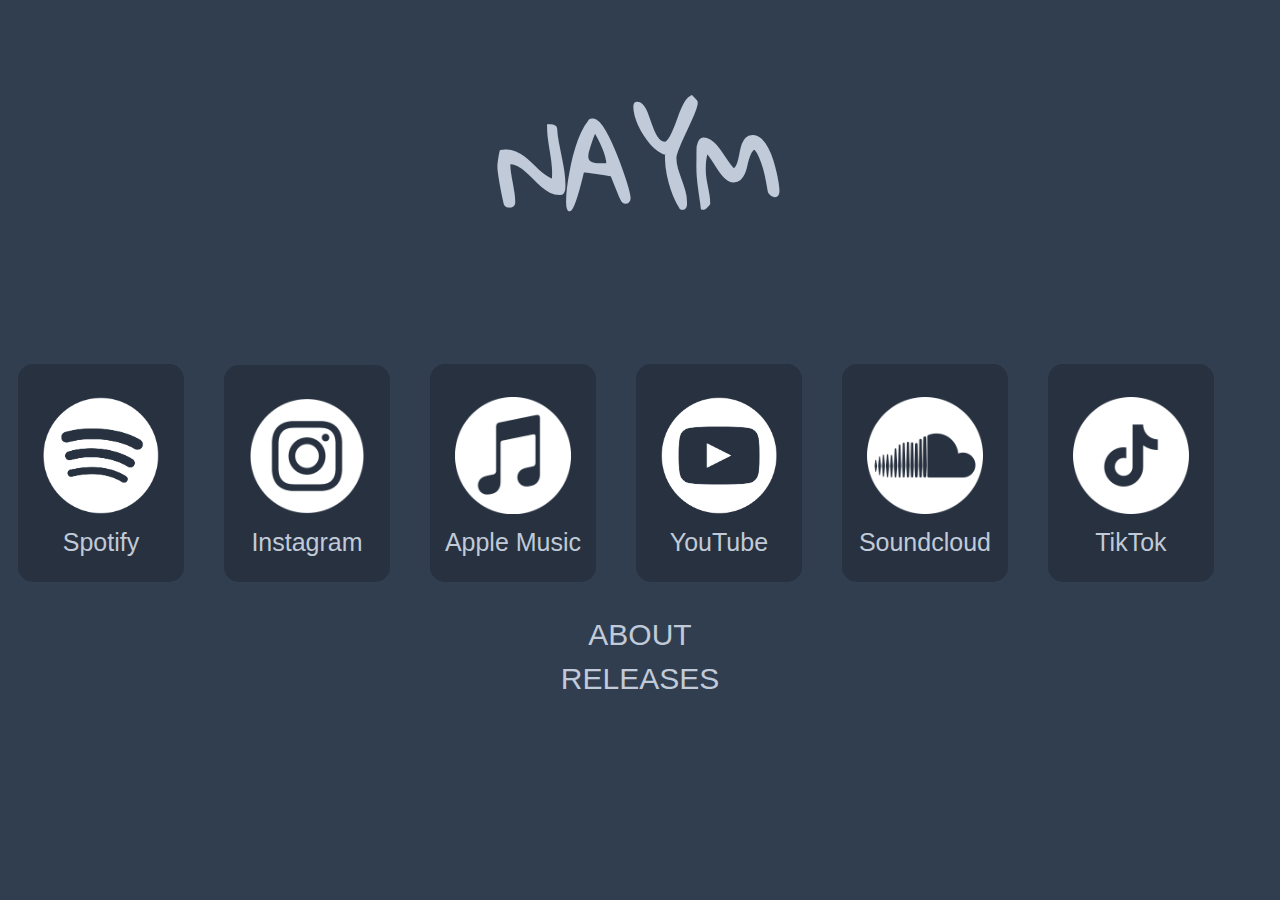
<file: index.html>
<!DOCTYPE html>
<html lang="en">
<head>
    <meta charset="UTF-8">
    <meta name="viewport" content="width=device-width, initial-scale=1.0">
    <title>NAYM</title>
    <link href="styles.css" rel="stylesheet">
    <link href="https://fonts.googleapis.com/css2?family=Delicious+Handrawn&family=Gloria+Hallelujah&display=swap" rel="stylesheet">

</head>
<body>
        <h1>NAYM</h1>
            <a href="https://open.spotify.com/intl-de/artist/1FVe6ZI0XiRnwRzylggPtc?%20si=0PzCQrknQh-gvvNBNFv-YQ"><div><img src="spotify_4096_black.png" alt="Spotify">Spotify </div></a>
            <a href="https://www.instagram.com/naym.official/?utm_source=qr"><div><img src="insta.png" alt="Instagram">Instagram</div></a>
            <a href="https://music.apple.com/de/artist/naym/1704852591"><div><img src="apple_music_logo_icon_145488.png" alt="Apple Music">Apple Music</div></a>
            <a href="https://www.youtube.com/@NAYMofficial"><div><img src="youtube.png" alt="YouTube">YouTube</div></a>
            <a href="https://soundcloud.com/naym-402440767?ref=clipboard&p=i&c=1&si=B7EB813E94BA43619EC4B3AF19DCA327&utm_source=clipboard&utm_medium=text&utm_campaign=social_sharing"><div><img src="soundcloud.png" alt="Soundcloud">Soundcloud</div></a>
            <a href="https://www.tiktok.com/@naym.official?%20_t=8gzZeWsKekT&_r=1"><div><img src="tiktok.webp" alt="TikTok">TikTok</div></a>
        <footer>
        <p class="links"><a class="links" href="about.html">ABOUT</a></p>
        <p class="links"><a class="links" href="releases.html">RELEASES</a></p>
        </footer>
</body>
</html>
</file>
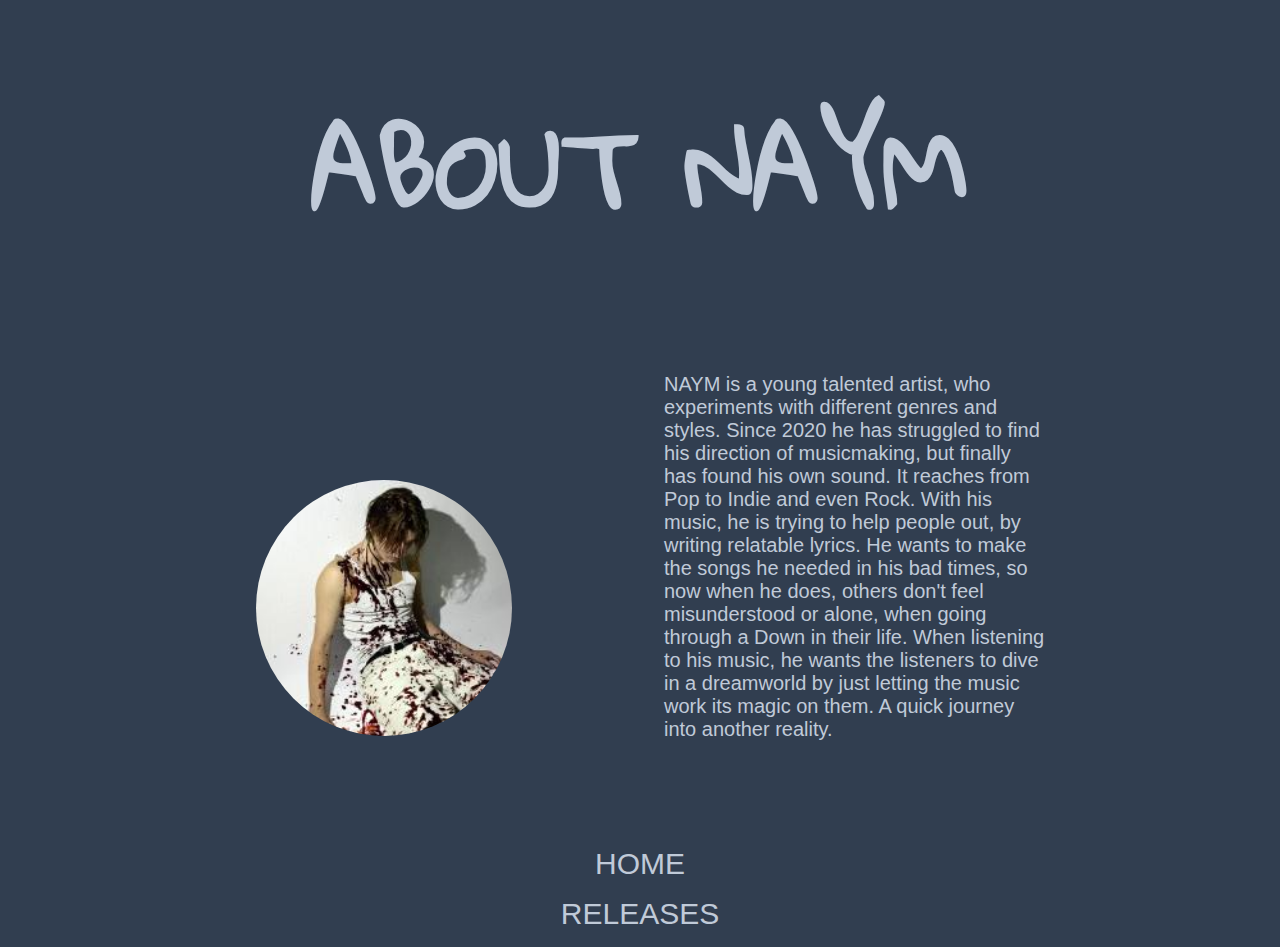
<file: about.html>
<!DOCTYPE html>
<html lang="en">
<head>
    <meta charset="UTF-8">
    <meta name="viewport" content="width=device-width, initial-scale=1.0">
    <title>About</title>
    <link href="about.css" rel="stylesheet">
    <link href="https://fonts.googleapis.com/css2?family=Delicious+Handrawn&family=Gloria+Hallelujah&display=swap" rel="stylesheet">
</head>
<body>
    <h1>ABOUT NAYM</h1>
    <img src="naym.jpeg" alt="NAYM">
    <div class="about">
    <p>NAYM is a young talented artist, who experiments with different genres and styles. Since 2020 he has struggled to find his direction of musicmaking, but finally has found his own sound. It reaches from Pop to Indie and even Rock. With his music, he is trying to help people out, by writing relatable lyrics. He wants to make the songs he needed in his bad times, so now when he does, others don't feel misunderstood or alone, when going through a Down in their life. When listening to his music, he wants the listeners to dive in a dreamworld by just letting the music work its magic on them. A quick journey into another reality.</p>
    </div>
    
    <footer>
        <p class="links"><a class="links" href="index.html">HOME</a></p>
        <p class="links"><a class="links" href="releases.html">RELEASES</a></p>
    </footer>
</body>
</html>
</file>
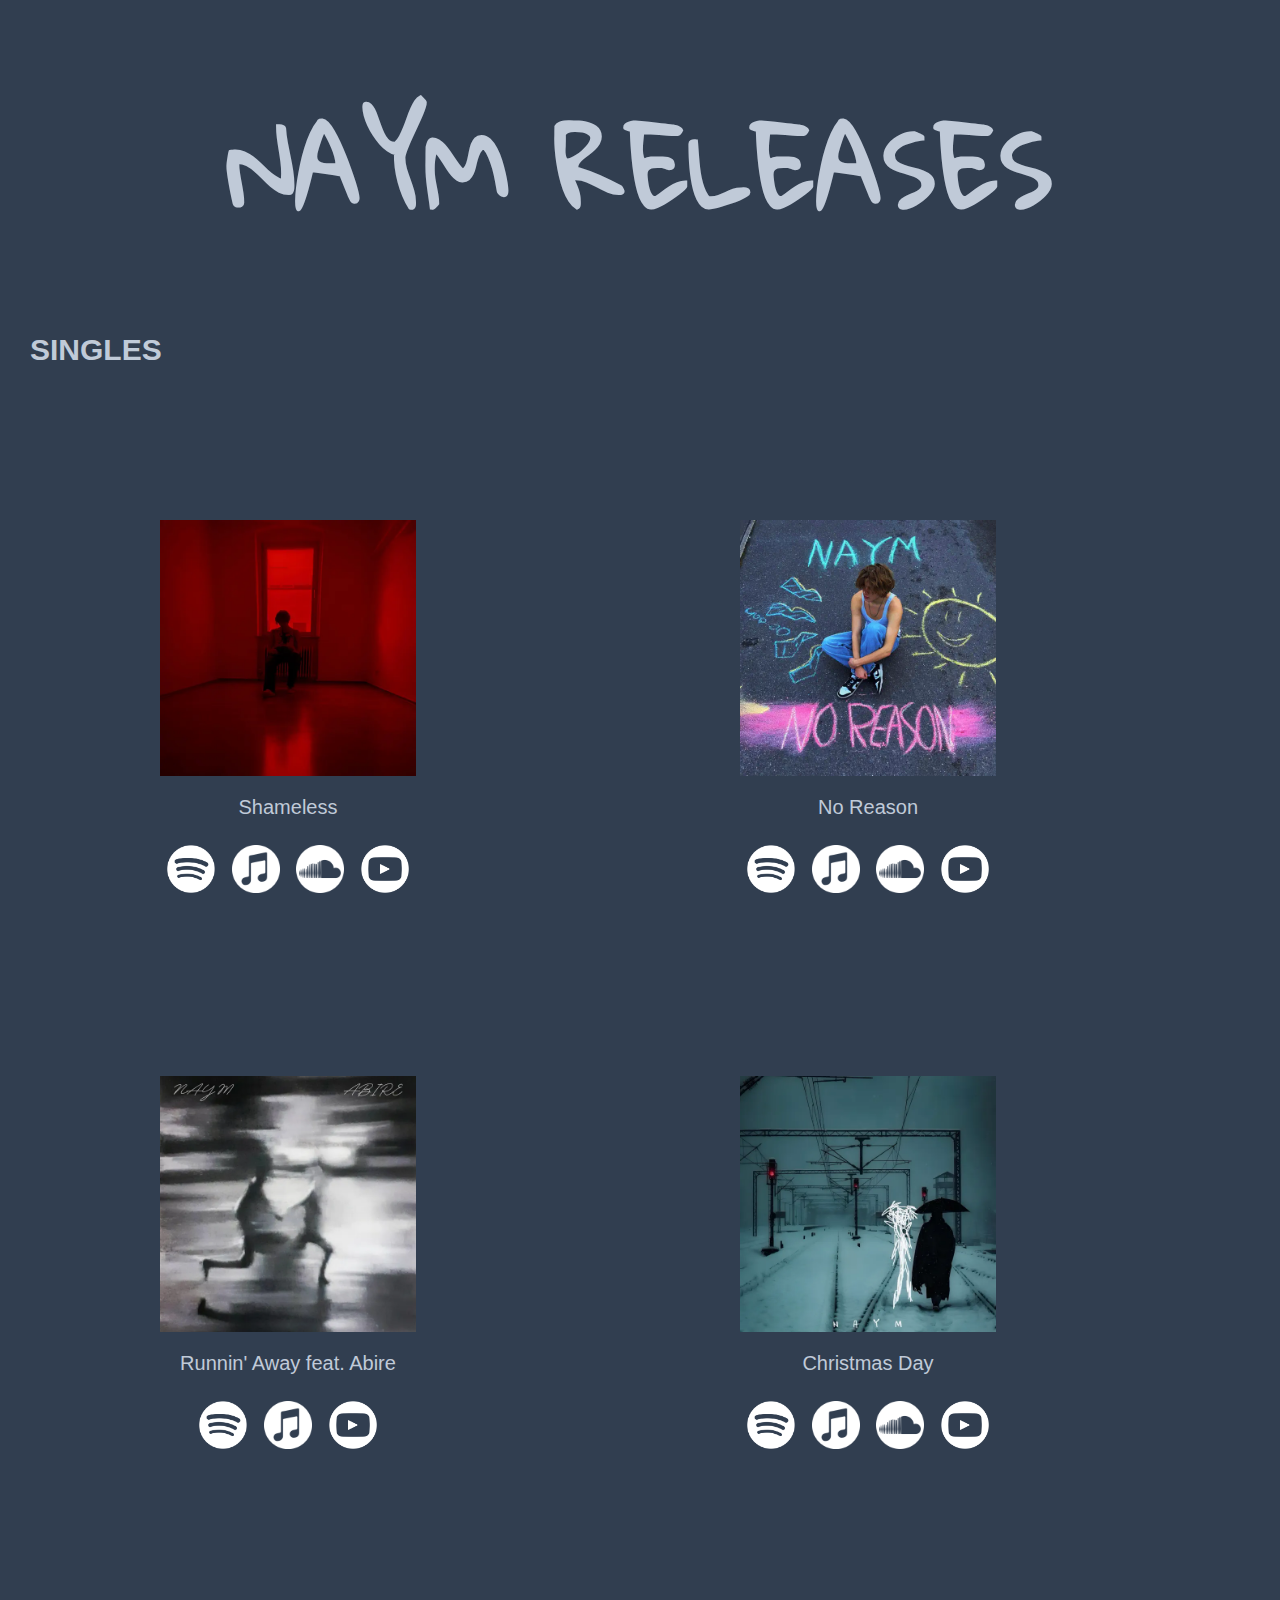
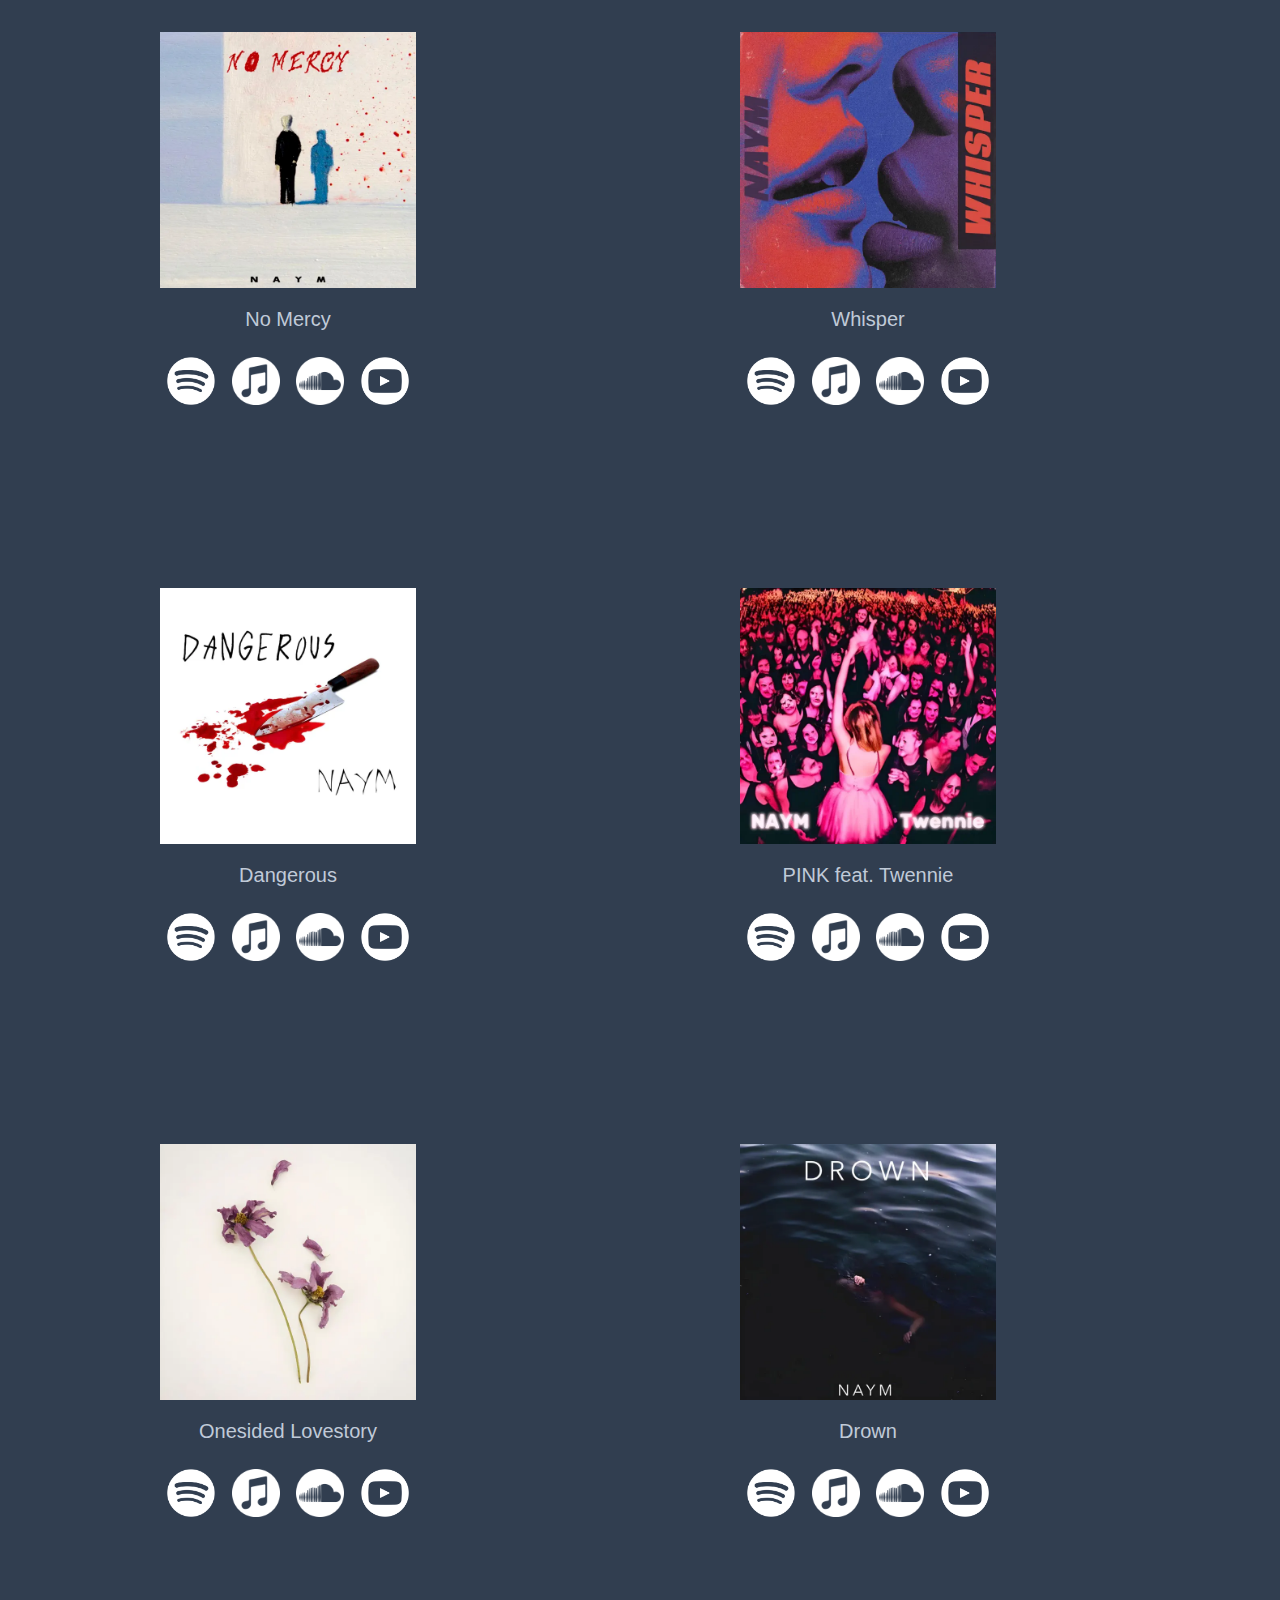
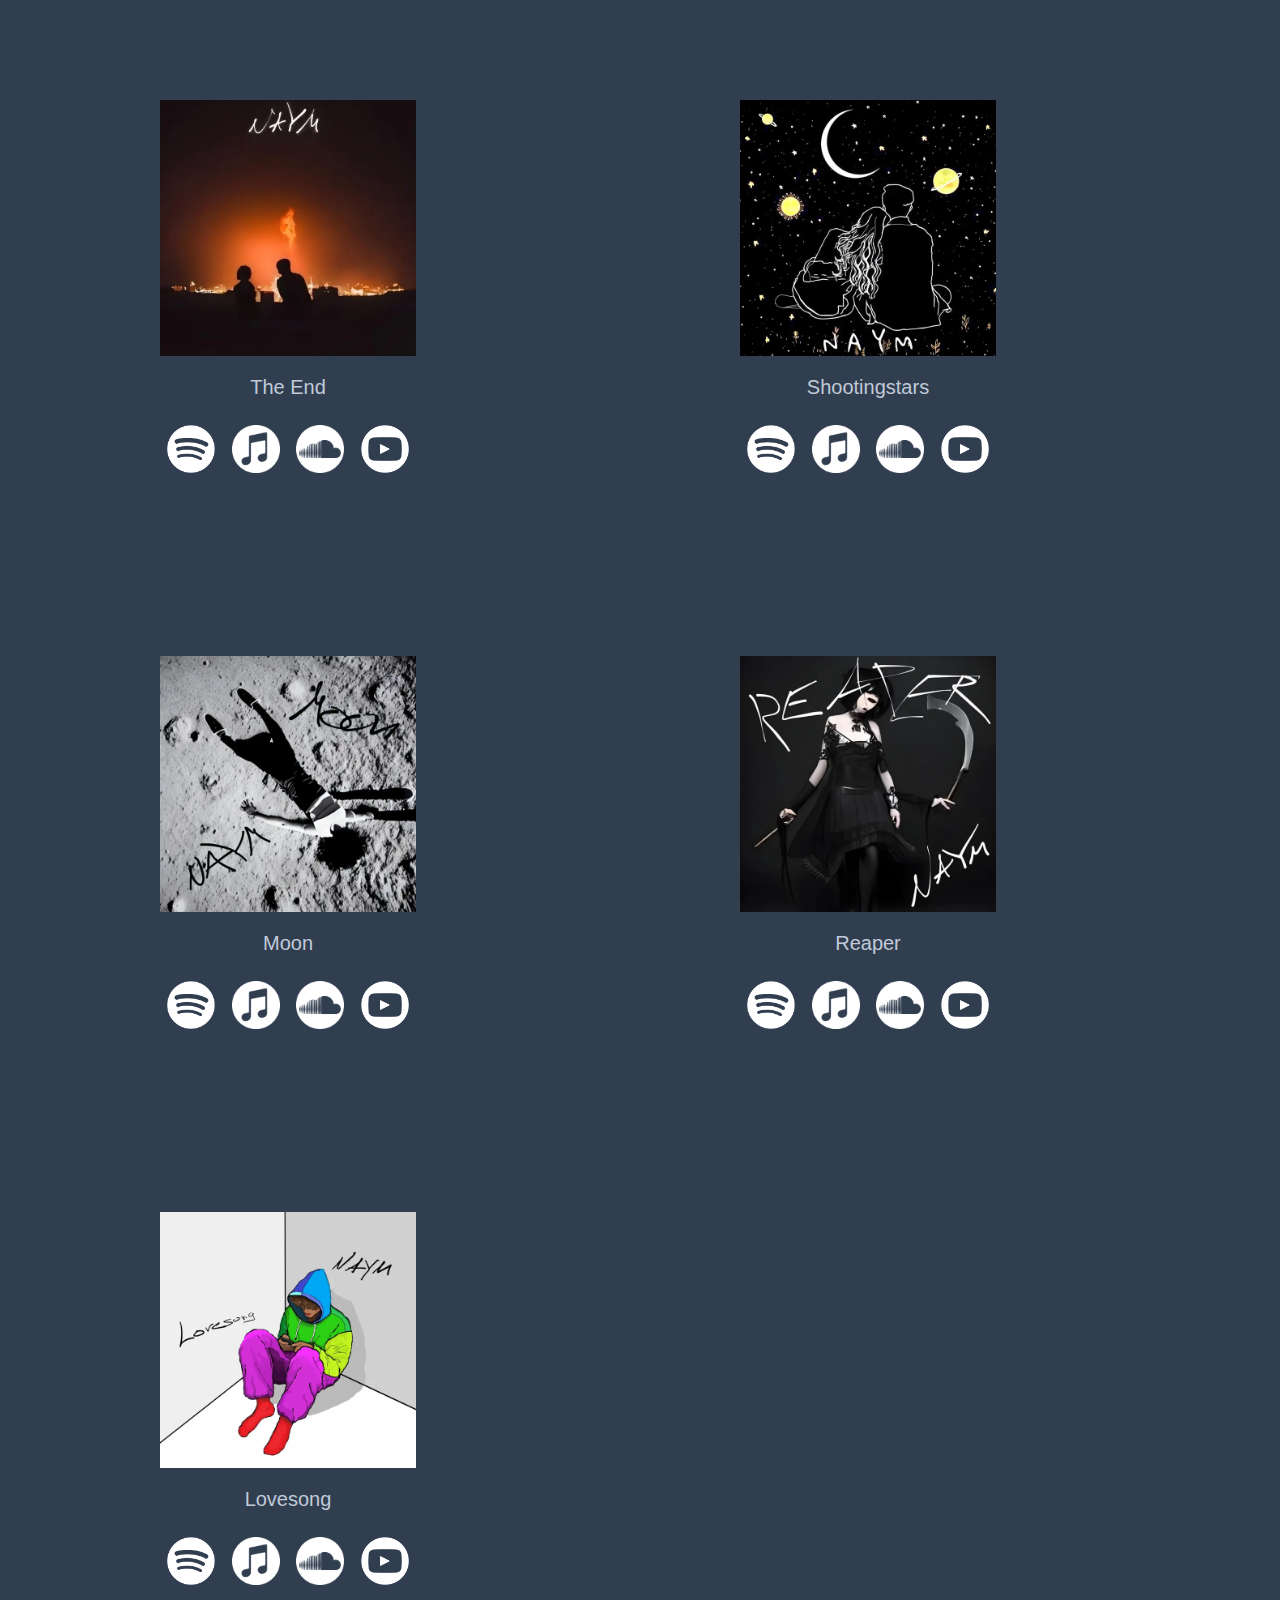
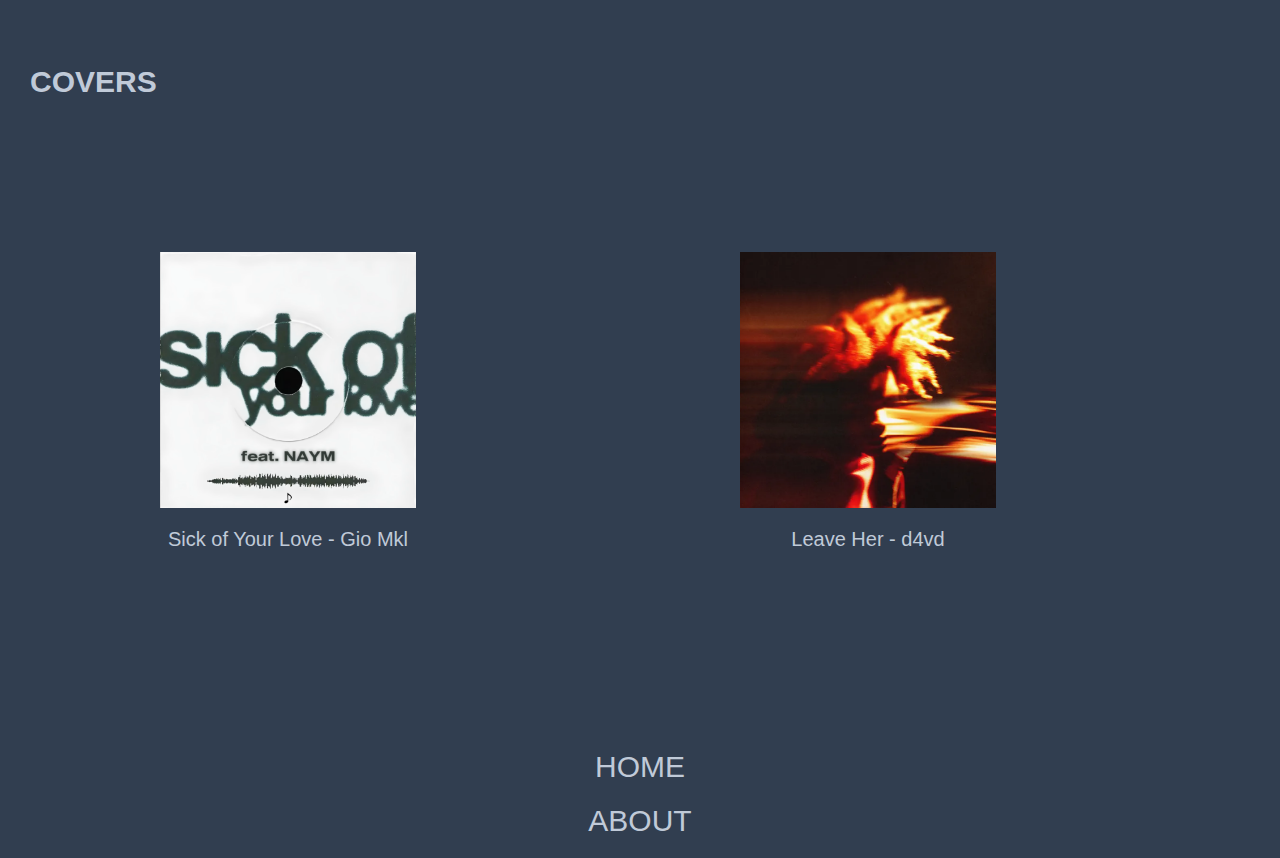
<file: releases.html>
<!DOCTYPE html>
<html lang="en">
<head>
    <meta charset="UTF-8">
    <meta name="viewport" content="width=device-width, initial-scale=1.0">
    <title>Releases</title>
    <link href="releases.css" rel="stylesheet">
    <link href="https://fonts.googleapis.com/css2?family=Delicious+Handrawn&family=Gloria+Hallelujah&display=swap" rel="stylesheet">
</head>
<body>
    <h1>NAYM RELEASES</h1>
    <h2>SINGLES</h2>
    <div>
        <img src="shameless.webp" alt="Shameless">
        <p>Shameless</p>
        <a href="https://open.spotify.com/intl-de/album/2CeXoW1Kf1uJPPX01RlhmD?si=aipyUPoRRW-GHoCLXU5aUQ"><img class="links" src="spotify_4096_black.png" alt="spotify"></a>
        <a href="https://music.apple.com/de/album/shameless-single/1728434262"><img class="links" src="apple_music_logo_icon_145488.png" alt="apple music"></a>
        <a href="https://soundcloud.com/naym-402440767/shameless?utm_source=clipboard&utm_medium=text&utm_campaign=social_sharing"><img class="links" src="soundcloud.png" alt="soundcloud"></a>
        <a href="https://youtube.com/playlist?list=OLAK5uy_lpjKz98RC-GDbSbEhjJlSrefn7PhJhPhs&si=PluQS1Ya6wRZh8Pt"><img class="links" src="youtube.png" alt="youtube"></a>
    </div>
    <div>
        <img src="no reason.webp" alt="No Reason">
        <p>No Reason</p>
        <a href="https://open.spotify.com/album/3AuLpBDa0rVen755qBcipq?si=gms5ZjxqSyu-2pU3sGZO9A"><img class="links" src="spotify_4096_black.png" alt="spotify"></a>
        <a href="https://music.apple.com/de/album/no-reason-single/1723921125"><img class="links" src="apple_music_logo_icon_145488.png" alt="apple music"></a>
        <a href="https://soundcloud.com/naym-402440767/no-reason?utm_source=clipboard&utm_medium=text&utm_campaign=social_sharing"><img class="links" src="soundcloud.png" alt="soundcloud"></a>
        <a href="https://youtube.com/playlist?list=OLAK5uy_k655c27ED8y6A7HjgW0adK2sc-OUa4kHQ&si=NdC__BDCEB0NrV18"><img class="links" src="youtube.png" alt="youtube"></a>
    </div>
    <div>
        <img src="running away.webp" alt="running away">
        <p>Runnin' Away feat. Abire</p>
        <a href="https://open.spotify.com/album/6LY2X3opyg6bWq7VT0QFSY?si=kxlnU3e6QsCuizQ7cPNYJA"><img class="links" src="spotify_4096_black.png" alt="spotify"></a>
        <a href="https://music.apple.com/de/album/runnin-away-feat-abire-single/1726588688"><img class="links" src="apple_music_logo_icon_145488.png" alt="apple music"></a>
        <a href="https://youtube.com/playlist?list=OLAK5uy_kSRgX3kDSKDsr3CsFZHyAPX0sb-9HzLlI&si=-Jv_hGTKB2d8Np6H"><img class="links" src="youtube.png" alt="youtube"></a>
    </div>
    <div>
        <img src="christmas day.webp" alt="Christmas Day">
        <p>Christmas Day</p>
        <a href="https://open.spotify.com/album/7Lia8EfyrYKYWwXipb16xE?si=cgOkPjKhQP2Vrda17-wrPg"><img class="links" src="spotify_4096_black.png" alt="spotify"></a>
        <a href="https://music.apple.com/de/album/christmas-day-single/1721337279"><img class="links" src="apple_music_logo_icon_145488.png" alt="apple music"></a>
        <a href="https://soundcloud.com/naym-402440767/christmas-day?utm_source=clipboard&utm_medium=text&utm_campaign=social_sharing"><img class="links" src="soundcloud.png" alt="soundcloud"></a>
        <a href="https://youtube.com/playlist?list=OLAK5uy_lzl_TNWigZLmNBSLYla1NVxXEK7gVVUzk&si=rbXJbCsnfGYEngvI"><img class="links" src="youtube.png" alt="youtube"></a>
    </div>
    <div>
        <img src="no mercy.webp" alt="No Mercy">
        <p>No Mercy</p>
        <a href="https://open.spotify.com/album/7pkpLKZVO9NCLCSMWkbSWg?si=6Ci_F_8KRvW5DQRad6ZZNw"><img class="links" src="spotify_4096_black.png" alt="spotify"></a>
        <a href="https://music.apple.com/de/album/no-mercy-single/1715999285"><img class="links" src="apple_music_logo_icon_145488.png" alt="apple music"></a>
        <a href="https://soundcloud.com/naym-402440767/no-mercy?utm_source=clipboard&utm_medium=text&utm_campaign=social_sharing"><img class="links" src="soundcloud.png" alt="soundcloud"></a>
        <a href="https://youtube.com/playlist?list=OLAK5uy_lM-kZ5QfgnDwNNbb1IdaReqvKqq2syzU8&si=9h-R_5rM8s9qAfLW"><img class="links" src="youtube.png" alt="youtube"></a>
    </div>
    <div>
        <img src="whisper.webp" alt="whisper">
        <p>Whisper</p>
        <a href="https://open.spotify.com/album/4UyvHcmzy0Zeh5alx6WpuZ?si=L4VtjdKcS8y_iSheIgnJ8A"><img class="links" src="spotify_4096_black.png" alt="spotify"></a>
        <a href="https://music.apple.com/de/album/whisper-single/1713444687"><img class="links" src="apple_music_logo_icon_145488.png" alt="apple music"></a>
        <a href="https://soundcloud.com/naym-402440767/whisper?utm_source=clipboard&utm_medium=text&utm_campaign=social_sharing"><img class="links" src="soundcloud.png" alt="soundcloud"></a>
        <a href="https://youtube.com/playlist?list=OLAK5uy_nvtOOXZxS9H1GGbtdxszCm70Kx_ei8E_g&si=PpYcJNX7Reav0zry"><img class="links" src="youtube.png" alt="youtube"></a>
    </div>
    <div>
        <img src="dangerous.webp" alt="dangerous">
        <p>Dangerous</p>
        <a href="https://open.spotify.com/album/4ecTObDNRuUqdDSPQSuTVs?si=gftDQeGaT4GCbruCNRM8kA"><img class="links" src="spotify_4096_black.png" alt="spotify"></a>
        <a href="https://music.apple.com/de/album/dangerous-single/1712192288"><img class="links" src="apple_music_logo_icon_145488.png" alt="apple music"></a>
        <a href="https://soundcloud.com/naym-402440767/dangerous?utm_source=clipboard&utm_medium=text&utm_campaign=social_sharing"><img class="links" src="soundcloud.png" alt="soundcloud"></a>
        <a href="https://youtube.com/playlist?list=OLAK5uy_lUdZbXZOLSvg2LvL1pJ_fFjadnqtjpVV0&si=3QaToNl7xLq67px_"><img class="links" src="youtube.png" alt="youtube"></a>
    </div>
    <div>
        <img src="pink.webp" alt="pink">
        <p>PINK feat. Twennie</p>
        <a href="https://open.spotify.com/album/1Ed6qLVmh8dbTRXat5yNTT?si=P8j1MMilQsCftol4_ymQdA"><img class="links" src="spotify_4096_black.png" alt="spotify"></a>
        <a href="https://music.apple.com/de/album/pink-feat-twennie-single/1710005157"><img class="links" src="apple_music_logo_icon_145488.png" alt="apple music"></a>
        <a href="https://soundcloud.com/naym-402440767/pink-feat-twennie?utm_source=clipboard&utm_medium=text&utm_campaign=social_sharing"><img class="links" src="soundcloud.png" alt="soundcloud"></a>
        <a href="https://youtube.com/playlist?list=OLAK5uy_lgfKuPEdp83tDNpfcwV1GpfFaRZunKMvw&si=UI9RBieIbrWpJ5KM"><img class="links" src="youtube.png" alt="youtube"></a>
    </div>
    <div>
        <img src="onesided.webp" alt="onesided lovestory">
        <p>Onesided Lovestory</p>
        <a href="https://open.spotify.com/album/5sY4Rn5lDlYgIGOu3xfEIO?si=JOwOnojiTzKjcR1bHM2R9Q"><img class="links" src="spotify_4096_black.png" alt="spotify"></a>
        <a href="https://music.apple.com/de/album/onesided-lovestory-single/1709570689"><img class="links" src="apple_music_logo_icon_145488.png" alt="apple music"></a>
        <a href="https://soundcloud.com/naym-402440767/onesided-lovestory?utm_source=clipboard&utm_medium=text&utm_campaign=social_sharing"><img class="links" src="soundcloud.png" alt="soundcloud"></a>
        <a href="https://youtube.com/playlist?list=OLAK5uy_m5uuWODWzPzecySvm_9igJzZ9w-QV2nr0&si=JfxmquxmYXsZ0Vp9"><img class="links" src="youtube.png" alt="youtube"></a>
    </div>
    <div>
        <img src="drown.webp" alt="drown">
        <p>Drown</p>
        <a href="https://open.spotify.com/album/1kGEz9FY7PHXrOdkpUrn4C?si=910dFmlTSYioPkYFuXph-w"><img class="links" src="spotify_4096_black.png" alt="spotify"></a>
        <a href="https://music.apple.com/de/album/drown-single/1708383106"><img class="links" src="apple_music_logo_icon_145488.png" alt="apple music"></a>
        <a href="https://soundcloud.com/naym-402440767/drown?utm_source=clipboard&utm_medium=text&utm_campaign=social_sharing"><img class="links" src="soundcloud.png" alt="soundcloud"></a>
        <a href="https://youtube.com/playlist?list=OLAK5uy_m7B_LvYVkcuLUi8vpjkOIwHPppW-RwCTU&si=SfS7CRejwSTxdCzU"><img class="links" src="youtube.png" alt="youtube"></a>
    </div>
    <div>
        <img src="the end.webp" alt="the end">
        <p>The End</p>
        <a href="https://open.spotify.com/album/4tCRNNmt78IJ04c8pUODWA?si=5PZ80QGzRqOj1j8Y8PV1qw"><img class="links" src="spotify_4096_black.png" alt="spotify"></a>
        <a href="https://music.apple.com/de/album/the-end-single/1708392128"><img class="links" src="apple_music_logo_icon_145488.png" alt="apple music"></a>
        <a href="https://soundcloud.com/naym-402440767/the-end?utm_source=clipboard&utm_medium=text&utm_campaign=social_sharing"><img class="links" src="soundcloud.png" alt="soundcloud"></a>
        <a href="https://youtube.com/playlist?list=OLAK5uy_lUPRYlEJSGdCp9_W3gni7CuoTynd937yI&si=lfkE7tg4kaxecAJg"><img class="links" src="youtube.png" alt="youtube"></a>
    </div>
    <div>
        <img src="Shootingstars.webp" alt="Shootingstars">
        <p>Shootingstars</p>
        <a href="https://open.spotify.com/album/1upCZLHa7EfJDaUQxp90yK?si=iAmTr8JZRXGxLyGj0o6fFQ"><img class="links" src="spotify_4096_black.png" alt="spotify"></a>
        <a href="https://music.apple.com/de/album/shootingstars-single/1709155265"><img class="links" src="apple_music_logo_icon_145488.png" alt="apple music"></a>
        <a href="https://soundcloud.com/naym-402440767/shootingstars-1?utm_source=clipboard&utm_medium=text&utm_campaign=social_sharing"><img class="links" src="soundcloud.png" alt="soundcloud"></a>
        <a href="https://youtube.com/playlist?list=OLAK5uy_kneZF3_OWLQ85OeJydFMQXgvdGay_YRIU&si=0mCgViNQxPVp8a4l"><img class="links" src="youtube.png" alt="youtube"></a>
    </div>
    <div>
        <img src="moon.webp" alt="moon">
        <p>Moon</p>
        <a href="https://open.spotify.com/album/02ewpyqhLLzsGRlyvXwhP9?si=nnzKVJyhSkWLWn57-GhXqQ"><img class="links" src="spotify_4096_black.png" alt="spotify"></a>
        <a href="https://music.apple.com/de/album/moon-single/1707508828"><img class="links" src="apple_music_logo_icon_145488.png" alt="apple music"></a>
        <a href="https://soundcloud.com/naym-402440767/moon?utm_source=clipboard&utm_medium=text&utm_campaign=social_sharing"><img class="links" src="soundcloud.png" alt="soundcloud"></a>
        <a href="https://youtube.com/playlist?list=OLAK5uy_m3laxU1f0e6iyl2ddv4NLwMpKo9SBws8c&si=KlenS6MyefVpCF9-"><img class="links" src="youtube.png" alt="youtube"></a>
    </div>
    <div>
        <img src="reaper.webp" alt="reaper">
        <p>Reaper</p>
        <a href="https://open.spotify.com/album/6TIYr1WDIthSMXJzX5HVoG?si=sg_6Oxq2Sb2q_zfcuF0iqQ"><img class="links" src="spotify_4096_black.png" alt="spotify"></a>
        <a href="https://music.apple.com/de/album/reaper-single/1707123319"><img class="links" src="apple_music_logo_icon_145488.png" alt="apple music"></a>
        <a href="https://soundcloud.com/naym-402440767/reaper?utm_source=clipboard&utm_medium=text&utm_campaign=social_sharing"><img class="links" src="soundcloud.png" alt="soundcloud"></a>
        <a href="https://youtube.com/playlist?list=OLAK5uy_mRsI1Iix7_KaBn0N2c1iE2hpvi0jmI9R8&si=sFA2NBpZObSNnUqw"><img class="links" src="youtube.png" alt="youtube"></a>
    </div>
    <div>
        <img src="lovesong.webp" alt="lovesong">
        <p>Lovesong</p>
        <a href="https://open.spotify.com/album/5stDGOp9K5UoxYuZjhBOlA?si=QNVXMX9eQNy2nqeDoRGFMw"><img class="links" src="spotify_4096_black.png" alt="spotify"></a>
        <a href="https://music.apple.com/de/album/lovesong-single/1704957813"><img class="links" src="apple_music_logo_icon_145488.png" alt="apple music"></a>
        <a href="https://soundcloud.com/naym-402440767/lovesong?utm_source=clipboard&utm_medium=text&utm_campaign=social_sharing"><img class="links" src="soundcloud.png" alt="soundcloud"></a>
        <a href="https://youtube.com/playlist?list=OLAK5uy_n0yzz83w_RAi57jn3G23qNpU6zwP59dE8&si=qA3Acp_wV1qdYEfh"><img class="links" src="youtube.png" alt="youtube"></a>
    </div>
    <h2>COVERS</h2>
    <a href="https://youtu.be/H8SH13d4FxA?si=pMjTPnDgqDmo3eZw">
    <div>
        <img src="sick.png" alt="sick of your love">
        <p>Sick of Your Love - Gio Mkl</p>
    </div>
    </a>
    <a href="https://youtu.be/gzeSg-f2AIY?si=FyXuI9wR5i0CXbtM">
    <div>
        <img src="leaveher.webp" alt="leave her">
        <p>Leave Her - d4vd</p>
    </div>
    </a>

    <footer>
        <p class="link"><a class="link" href="index.html">HOME</a></p>
        <p class="link"><a class="link" href="about.html">ABOUT</a></p>
    </footer>
</body>
</html>
</file>
<file: styles.css>
/*
@media (min-width:320px)  {smartphones, iPhone, portrait 480x320 phones} 
@media (min-width:481px)  {portrait e-readers (Nook/Kindle), smaller tablets @ 600 or @ 640 wide.}
@media (min-width:641px)  {portrait tablets, portrait iPad, landscape e-readers, landscape 800x480 or 854x480 phones}
@media (min-width:961px)  {tablet, landscape iPad, lo-res laptops ands desktops}
@media (min-width:1025px) {big landscape tablets, laptops, and desktops}
@media (min-width:1281px) {hi-res laptops and desktops}
*/


html body {
    width: 100%;
    height: 100%;
    margin: 0;
    background-color: #313E50;
}

h1 {
    font-family: "Gloria Hallelujah", cursive;
    color: #C0CAD8;
    font-size: 100px;
    text-align: center;

}
.new {
    color: #C0CAD8;
    font-size: 30px;
}

p {
    text-align: center;
    font-family: Arial, Helvetica, sans-serif;
    font-size: 30px;
    margin: 0 5px;
    padding: 5px;
}

a {
    color: #C0CAD8;
    text-decoration-line: none;
}
.links a:hover {
    background-color: #C0CAD8;
    color: #313E50;
    border-radius: 10px;
    padding: 5px;
}

div {
    background-color: #27313F;
    border: 5px solid #313E50;
    border-radius: 20px;
    text-align: center;
    color: #C0CAD8;
    font-family: Arial, Helvetica, sans-serif;
    font-size: 25px;
    align-items: center;
}


@media (min-width:1025px) {
    div {
        width: 13%;
        height: 30%;
        padding: 1em 0;
        display: inline-block;
        align-items: center;
        margin: 2% 1%;

    }
    img {
        width: 70%;
        height: auto;
        padding: 5%;
    }
}


@media (max-width:640px) {
    div {
        display: block;
        width: 80%;
        height: 1.5em;
        margin: 2% auto;
        padding: 0.5em;

    }
    img {
        width: auto;
        height: 1.4em;
        float: left;
        padding: 0 0 0 0.2em;
    }
}

@media (min-width:641) and (max-width:1024px) {
    div {
        display: block;
        width: 80%;
        height: 3em;
        margin: 2% auto;
        padding: 0.5em 0 0 0;
        
    }
    img {
        height: 80%;
        width: auto;
        float: left;
        margin: 0 0 0 0.5em;
    }
}
</file>
<file: about.css>
html body {
    width: 100%;
    height: 100%;
    margin: 0;
    background-color: #313E50;
}

h1 {
    font-family: "Gloria Hallelujah", cursive;
    color: #C0CAD8;
    font-size: 100px;
    text-align: center;
}

img {
    display: inline-block;
    width: 20%;
    margin: 0 10% 0 20%;
    border-radius: 150px;

}


.about {
 width: 30%;
 margin: 0;
 padding: 20px;
 font-family: Arial, Helvetica, sans-serif;
 color: #C0CAD8;
 display: inline-block;
 font-size: 20px;

}


a {
    color: #C0CAD8;
    text-decoration-line: none;
    align-items: center;
    font-family: Arial, Helvetica, sans-serif;
    font-size: 30px;
    margin: 0 5px;
    padding: 5px;
}
.links a:hover {
    background-color: #C0CAD8;
    color: #313E50;
    border-radius: 10px;
    padding: 5px;
}

footer {
    text-align: center;
    padding-top: 50px;
}


@media (max-width:480px) {
    .about {
        width: 95%;
        margin: auto;
        display: block;
        font-size: 15px;
    }
    img {
        display: block;
        margin: auto;
        width: 40%;
    }

    h1 {
        font-size: 80px;
    }
    
}

@media (max-width:1024px) {
    .about {
        width: 70%;
        margin: auto;
        display: block;
        text-align: center;
    }
    img {
        display: block;
        margin: auto;
    }
}
</file>
<file: releases.css>
html body {
    width: 100%;
    height: 100%;
    margin: 0;
    background-color: #313E50;
}

h1 {
    font-family: "Gloria Hallelujah", cursive;
    color: #C0CAD8;
    font-size: 100px;
    text-align: center;
}

h2 {
    font-family: Arial, Helvetica, sans-serif;
    color: #C0CAD8;
    font-size: 30px;
    margin-left: 30px;
}
div {
    width: 25%;
    height: 300px;
    margin: 10%;
    display: inline-block;
    text-align: center;
}

img {
    width: 80%;
    margin: 0 auto;
    display: block;
}

p {
    font-family: Arial, Helvetica, sans-serif;
    color: #C0CAD8;
    font-size: 20px;
    text-align: center;
}

a {
    color: #C0CAD8;
    text-decoration-line: none;
}

.links {
    width: 15%;
    height: auto;
    display: inline-block;
    margin: 2%;

}



@media (max-width:640px) {
    div {
        width: 70%;
        height: 400px;
        display: block;
        margin: 6% auto;
    }

    h1 {
        font-size: 75px;
    }

    p {
        font-size: 25px;
    }
}

@media (min-width:641px) and (max-width:1024px) {
    div {
        width: 25%;
        height: 200px;
        margin: 10%;
        display: inline-block;
    }

    p {
        font-size: 20px;
    }
}

.link a {
    color: #C0CAD8;
    text-decoration-line: none;
    align-items: center;
    font-family: Arial, Helvetica, sans-serif;
    font-size: 30px;
    margin: 0 5px;
    padding: 5px;
}
.link a:hover {
    background-color: #C0CAD8;
    color: #313E50;
    border-radius: 10px;
    padding: 5px;
}

footer {
    text-align: center;
    padding-top: 50px;
}
</file>
